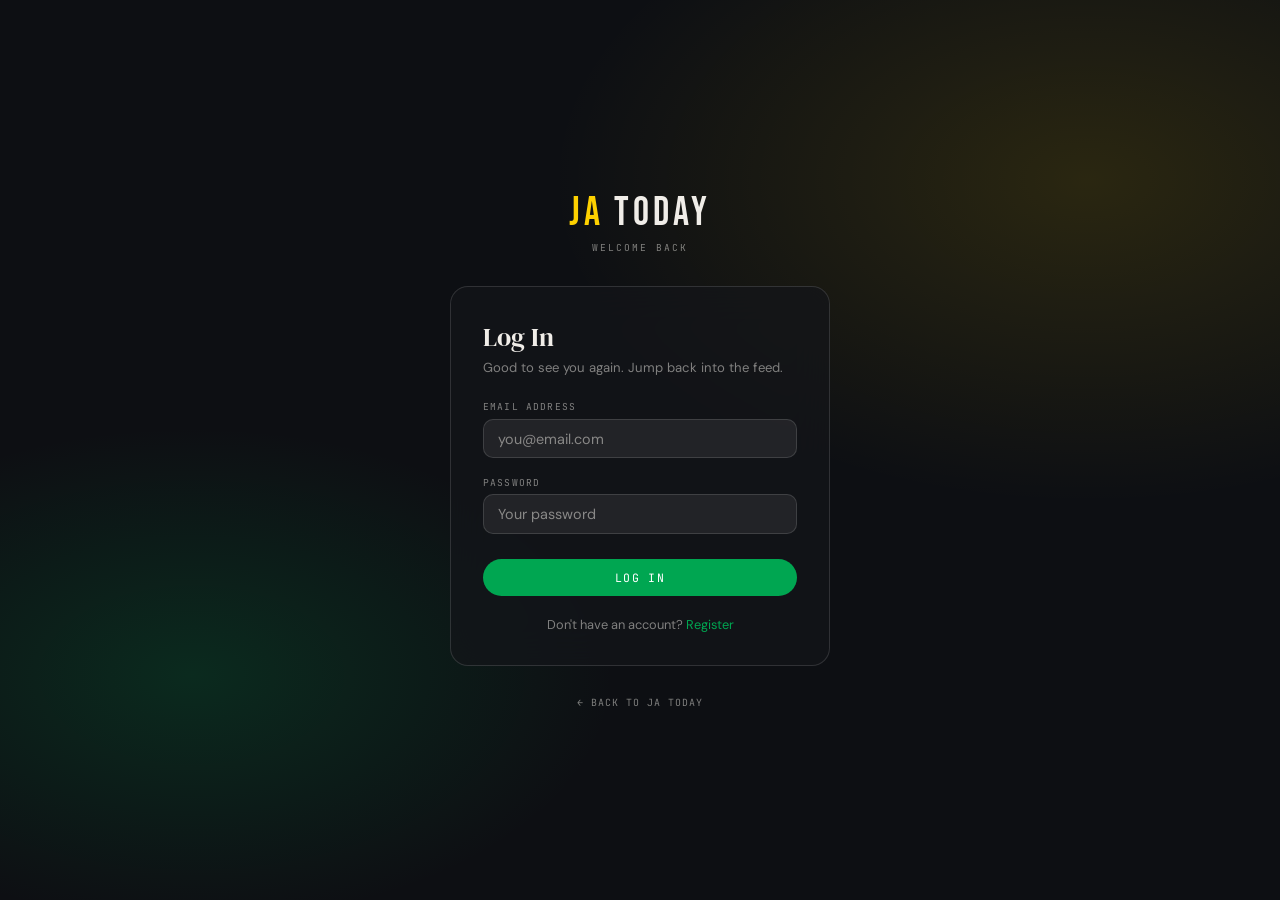
<file: files/Index.html>
<!DOCTYPE html>
<html lang="en">
<head>
<meta charset="UTF-8">
<meta name="viewport" content="width=device-width, initial-scale=1.0">
<title>Login — JA Today</title>
<link rel="preconnect" href="https://fonts.googleapis.com">
<link href="https://fonts.googleapis.com/css2?family=Bebas+Neue&family=DM+Serif+Display&family=DM+Sans:wght@300;400;500&family=JetBrains+Mono:wght@400;500&display=swap" rel="stylesheet">
<style>
  :root { --green:#00a651; --gold:#fed100; --glass:rgba(255,255,255,0.07); --glass-border:rgba(255,255,255,0.13); --text:#f0ede8; --muted:rgba(240,237,232,0.5); --red:#e74c3c; }
  *, *::before, *::after { box-sizing:border-box; margin:0; padding:0; }
  body { font-family:'DM Sans',sans-serif; background:#0d0f13; color:var(--text); min-height:100vh; display:flex; flex-direction:column; }

  .bg {
    position:fixed; inset:0; z-index:0; pointer-events:none;
    background:
      radial-gradient(ellipse 70% 60% at 85% 20%, rgba(254,209,0,0.12) 0%, transparent 60%),
      radial-gradient(ellipse 60% 50% at 15% 75%, rgba(0,166,81,0.18) 0%, transparent 55%),
      #0d0f13;
  }

  .page { position:relative; z-index:1; flex:1; display:flex; flex-direction:column; align-items:center; justify-content:center; padding:2rem 1rem; }

  .logo { font-family:'Bebas Neue',sans-serif; font-size:2.5rem; letter-spacing:0.1em; text-decoration:none; color:var(--text); margin-bottom:0.25rem; }
  .logo .ja { color:var(--gold); }
  .logo-sub { font-family:'JetBrains Mono',monospace; font-size:0.6rem; letter-spacing:0.2em; text-transform:uppercase; color:var(--muted); margin-bottom:2rem; text-align:center; }

  .card {
    width:100%; max-width:380px;
    background:rgba(20,22,26,0.7); border:1px solid var(--glass-border); border-radius:18px;
    padding:2rem; backdrop-filter:blur(20px);
  }

  .card h2 { font-family:'DM Serif Display',serif; font-size:1.6rem; font-weight:400; margin-bottom:0.25rem; }
  .card p  { font-size:0.82rem; color:var(--muted); margin-bottom:1.5rem; }

  .field { margin-bottom:1.1rem; }
  .field label { display:block; font-family:'JetBrains Mono',monospace; font-size:0.6rem; letter-spacing:0.12em; text-transform:uppercase; color:var(--muted); margin-bottom:0.35rem; }
  .field input {
    width:100%; padding:0.6rem 0.9rem;
    background:var(--glass); border:1px solid var(--glass-border); border-radius:10px;
    color:var(--text); font-family:'DM Sans',sans-serif; font-size:0.9rem; outline:none;
    transition:border-color 0.18s;
  }
  .field input:focus { border-color:var(--green); }
  .field input::placeholder { color:var(--muted); }

  .error { font-family:'JetBrains Mono',monospace; font-size:0.65rem; color:var(--red); margin-bottom:1rem; display:none; }

  .submit-btn {
    width:100%; padding:0.7rem; border:none; border-radius:100px;
    background:var(--green); color:#fff;
    font-family:'JetBrains Mono',monospace; font-size:0.72rem; letter-spacing:0.12em; text-transform:uppercase;
    cursor:pointer; transition:background 0.18s; margin-top:0.5rem;
  }
  .submit-btn:hover { background:#009044; }

  .alt-link { text-align:center; margin-top:1.2rem; font-size:0.8rem; color:var(--muted); }
  .alt-link a { color:var(--green); text-decoration:none; }
  .alt-link a:hover { text-decoration:underline; }

  .back { margin-top:1.5rem; }
  .back a { font-family:'JetBrains Mono',monospace; font-size:0.62rem; letter-spacing:0.1em; text-transform:uppercase; color:var(--muted); text-decoration:none; transition:color 0.15s; }
  .back a:hover { color:var(--text); }
</style>
</head>
<body>
<div class="bg"></div>
<div class="page">
  <a class="logo" href="ja-today.html"><span class="ja">JA</span> TODAY</a>
  <div class="logo-sub">Welcome back</div>

  <div class="card">
    <h2>Log In</h2>
    <p>Good to see you again. Jump back into the feed.</p>

    <div class="error" id="error-msg"></div>

    <div class="field">
      <label>Email Address</label>
      <input type="email" id="f-email" placeholder="you@email.com">
    </div>
    <div class="field">
      <label>Password</label>
      <input type="password" id="f-pass" placeholder="Your password">
    </div>

    <button class="submit-btn" onclick="login()">Log In</button>

    <div class="alt-link">Don't have an account? <a href="register.html">Register</a></div>
  </div>

  <div class="back"><a href="ja-today.html">← Back to JA Today</a></div>
</div>

<script>
const USERS_KEY = 'ja-today-users';
const AUTH_KEY  = 'ja-today-session';

function showError(msg) {
  const el = document.getElementById('error-msg');
  el.textContent = msg; el.style.display = 'block';
}

function login() {
  const email = document.getElementById('f-email').value.trim().toLowerCase();
  const pass  = document.getElementById('f-pass').value;

  if (!email || !pass) return showError('Please fill in all fields.');

  let users = [];
  try { users = JSON.parse(localStorage.getItem(USERS_KEY)) || []; } catch(_) {}

  const user = users.find(u => u.email === email && u.pass === pass);
  if (!user) return showError('Incorrect email or password.');

  localStorage.setItem(AUTH_KEY, JSON.stringify({ name: user.name, email: user.email }));
  window.location.href = 'ja-today.html';
}

document.addEventListener('keydown', e => { if (e.key === 'Enter') login(); });
</script>
</body>
</html>
</file>
